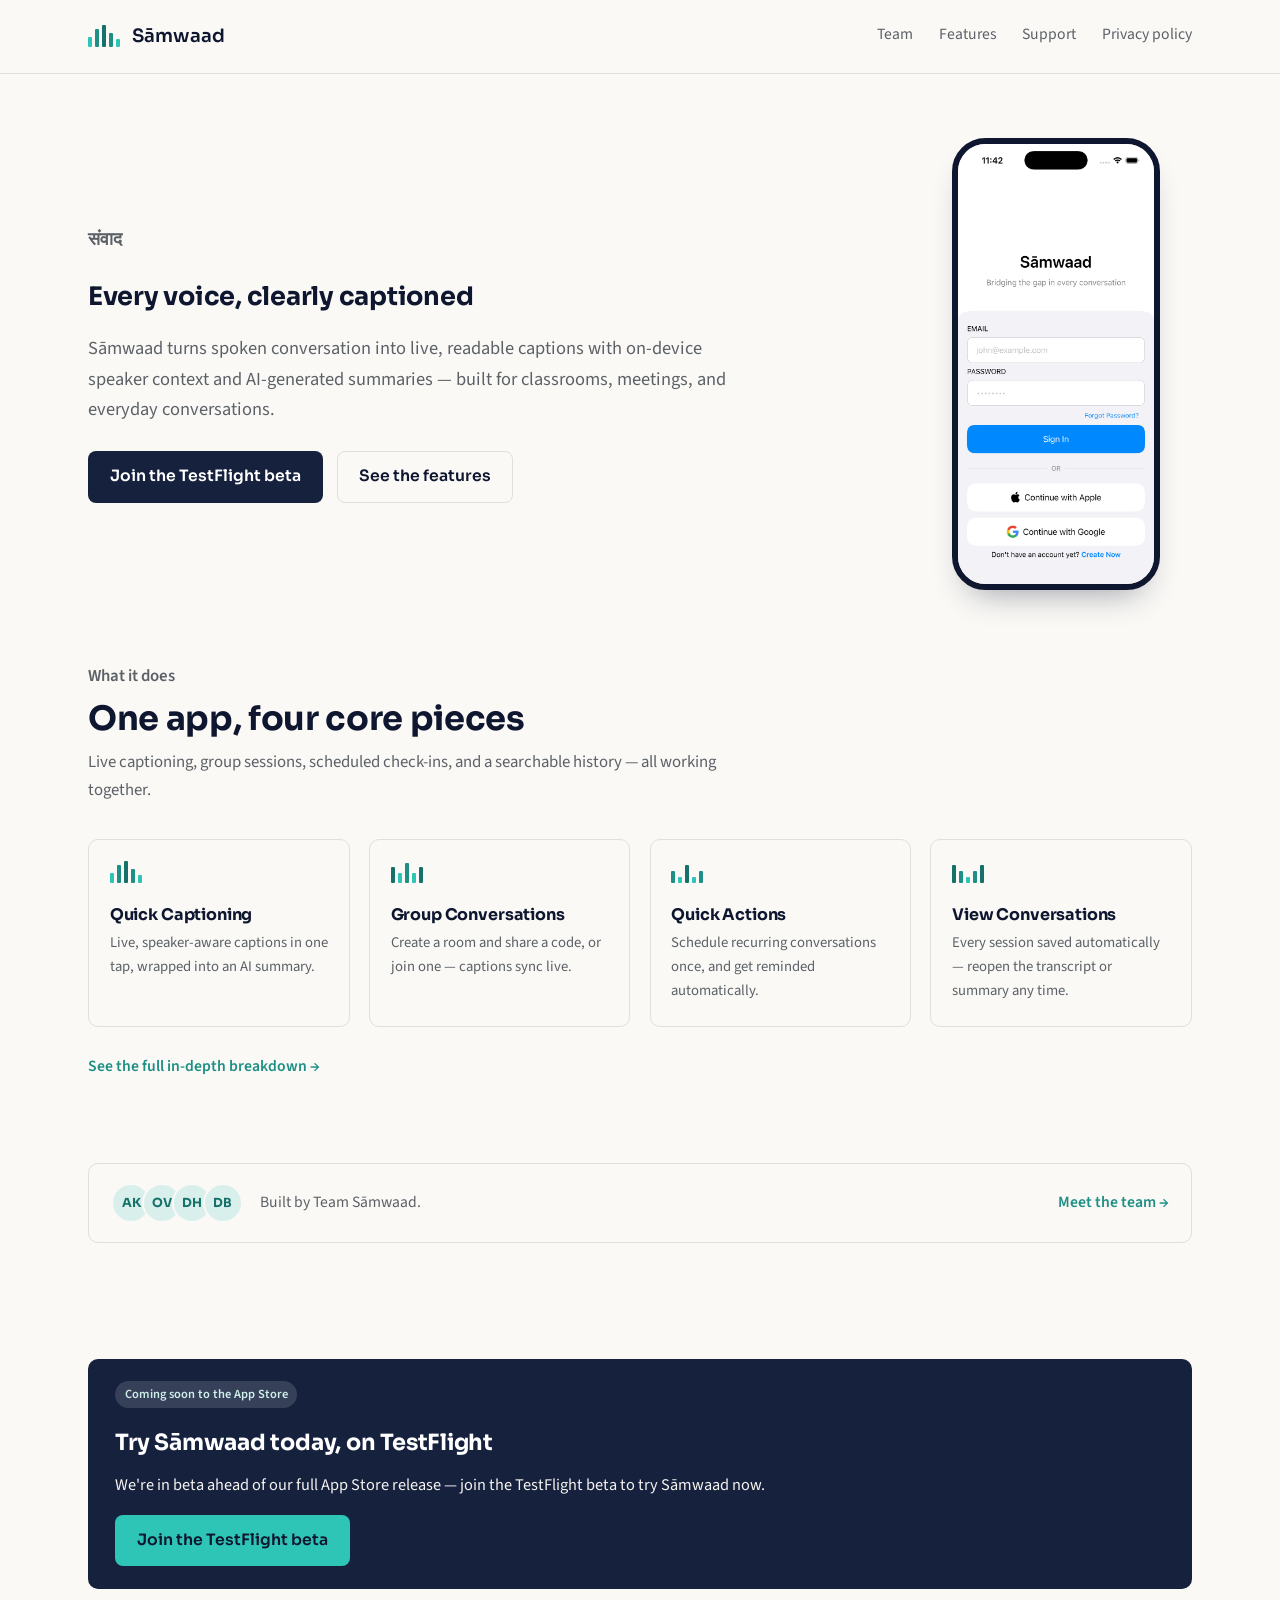
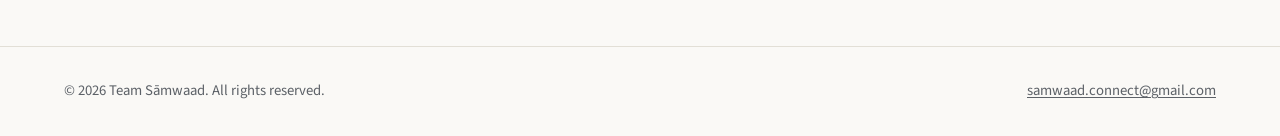
<file: index.html>
<!doctype html>
<html lang="en">
<head>
<meta charset="utf-8">
<meta name="viewport" content="width=device-width, initial-scale=1">
<title>Sāmwaad — Every voice, clearly captioned</title>
<meta name="description" content="Sāmwaad turns spoken conversation into live, readable captions with on-device speaker context and AI summaries. Join the TestFlight beta.">
<link rel="icon" href="data:image/svg+xml,%3Csvg xmlns='http://www.w3.org/2000/svg' viewBox='0 0 34 22'%3E%3Crect x='0' y='12' width='4' height='10' rx='1' fill='%2316213e'/%3E%3Crect x='7' y='4' width='4' height='18' rx='1' fill='%2316213e'/%3E%3Crect x='14' y='0' width='4' height='22' rx='1' fill='%2316213e'/%3E%3Crect x='21' y='8' width='4' height='14' rx='1' fill='%2316213e'/%3E%3Crect x='28' y='14' width='4' height='8' rx='1' fill='%2316213e'/%3E%3C/svg%3E">
<link rel="preconnect" href="https://fonts.googleapis.com">
<link rel="preconnect" href="https://fonts.gstatic.com" crossorigin>
<link href="https://fonts.googleapis.com/css2?family=Sora:wght@500;600;700&family=Source+Sans+3:wght@400;500;600&display=swap" rel="stylesheet">
<link rel="stylesheet" href="/assets/style.css">
</head>
<body>

<header class="site-header">
  <div class="site-header__inner">
    <a class="wordmark" href="/">
      <svg class="waveform animate" width="34" height="22" viewBox="0 0 34 22" aria-hidden="true">
        <rect x="0" y="12" width="4" height="10" rx="1" fill="var(--teal-bar-1)"/>
        <rect x="7" y="4" width="4" height="18" rx="1" fill="var(--teal-bar-2)"/>
        <rect x="14" y="0" width="4" height="22" rx="1" fill="var(--teal-bar-3)"/>
        <rect x="21" y="8" width="4" height="14" rx="1" fill="var(--teal-bar-2)"/>
        <rect x="28" y="14" width="4" height="8" rx="1" fill="var(--teal-bar-1)"/>
      </svg>
      Sāmwaad
    </a>
    <nav class="site-nav" aria-label="Main">
      <a href="/team">Team</a>
      <a href="/features">Features</a>
      <a href="/support">Support</a>
      <a href="/privacy-policy">Privacy policy</a>
    </nav>
  </div>
</header>

<section class="lp-hero">
  <div class="lp-hero__copy">
    <p class="hero__eyebrow">संवाद</p>
    <h1>Every voice, clearly captioned</h1>
    <p>Sāmwaad turns spoken conversation into live, readable captions with on-device speaker context and AI-generated summaries — built for classrooms, meetings, and everyday conversations.</p>
    <div class="lp-hero__actions">
      <a class="btn btn-primary" href="https://testflight.apple.com/join/hyKHQQgu">Join the TestFlight beta</a>
      <a class="btn btn-secondary" href="/features">See the features</a>
    </div>
  </div>
  <div class="lp-hero__phone">
    <img class="phone-frame" src="/assets/screenshots/signin.png" alt="Sāmwaad sign-in screen" width="700" height="1521">
  </div>
</section>

<section class="lp-section">
  <div class="lp-section__head">
    <p class="hero__eyebrow">What it does</p>
    <h2>One app, four core pieces</h2>
    <p>Live captioning, group sessions, scheduled check-ins, and a searchable history — all working together.</p>
  </div>

  <div class="teaser-grid">
    <div class="teaser-card">
      <svg class="waveform" width="34" height="22" viewBox="0 0 34 22" aria-hidden="true">
        <rect x="0" y="12" width="4" height="10" rx="1" fill="var(--teal-bar-1)"/>
        <rect x="7" y="4" width="4" height="18" rx="1" fill="var(--teal-bar-2)"/>
        <rect x="14" y="0" width="4" height="22" rx="1" fill="var(--teal-bar-3)"/>
        <rect x="21" y="8" width="4" height="14" rx="1" fill="var(--teal-bar-2)"/>
        <rect x="28" y="14" width="4" height="8" rx="1" fill="var(--teal-bar-1)"/>
      </svg>
      <h3>Quick Captioning</h3>
      <p>Live, speaker-aware captions in one tap, wrapped into an AI summary.</p>
    </div>
    <div class="teaser-card">
      <svg class="waveform" width="34" height="22" viewBox="0 0 34 22" aria-hidden="true">
        <rect x="0" y="6" width="4" height="16" rx="1" fill="var(--teal-bar-3)"/>
        <rect x="7" y="12" width="4" height="10" rx="1" fill="var(--teal-bar-1)"/>
        <rect x="14" y="2" width="4" height="20" rx="1" fill="var(--teal-bar-2)"/>
        <rect x="21" y="12" width="4" height="10" rx="1" fill="var(--teal-bar-1)"/>
        <rect x="28" y="6" width="4" height="16" rx="1" fill="var(--teal-bar-3)"/>
      </svg>
      <h3>Group Conversations</h3>
      <p>Create a room and share a code, or join one — captions sync live.</p>
    </div>
    <div class="teaser-card">
      <svg class="waveform" width="34" height="22" viewBox="0 0 34 22" aria-hidden="true">
        <rect x="0" y="10" width="4" height="12" rx="1" fill="var(--teal-bar-2)"/>
        <rect x="7" y="16" width="4" height="6" rx="1" fill="var(--teal-bar-1)"/>
        <rect x="14" y="4" width="4" height="18" rx="1" fill="var(--teal-bar-3)"/>
        <rect x="21" y="16" width="4" height="6" rx="1" fill="var(--teal-bar-1)"/>
        <rect x="28" y="10" width="4" height="12" rx="1" fill="var(--teal-bar-2)"/>
      </svg>
      <h3>Quick Actions</h3>
      <p>Schedule recurring conversations once, and get reminded automatically.</p>
    </div>
    <div class="teaser-card">
      <svg class="waveform" width="34" height="22" viewBox="0 0 34 22" aria-hidden="true">
        <rect x="0" y="4" width="4" height="18" rx="1" fill="var(--teal-bar-3)"/>
        <rect x="7" y="10" width="4" height="12" rx="1" fill="var(--teal-bar-2)"/>
        <rect x="14" y="16" width="4" height="6" rx="1" fill="var(--teal-bar-1)"/>
        <rect x="21" y="10" width="4" height="12" rx="1" fill="var(--teal-bar-2)"/>
        <rect x="28" y="4" width="4" height="18" rx="1" fill="var(--teal-bar-3)"/>
      </svg>
      <h3>View Conversations</h3>
      <p>Every session saved automatically — reopen the transcript or summary any time.</p>
    </div>
  </div>

  <p style="margin-top: 1.6rem;">
    <a class="section-link" href="/features">See the full in-depth breakdown →</a>
  </p>
</section>

<section class="lp-section lp-section--tight">
  <div class="team-strip">
    <div class="team-strip__avatars" aria-hidden="true">
      <div class="avatar-sm">AK</div>
      <div class="avatar-sm">OV</div>
      <div class="avatar-sm">DH</div>
      <div class="avatar-sm">DB</div>
    </div>
    <p>Built by Team Sāmwaad.</p>
    <a class="section-link" href="/team">Meet the team →</a>
  </div>
</section>

<section class="lp-section cta-band" id="get-started">
  <div class="contact-strip__box">
    <span class="badge">Coming soon to the App Store</span>
    <h2>Try Sāmwaad today, on TestFlight</h2>
    <p>We're in beta ahead of our full App Store release — join the TestFlight beta to try Sāmwaad now.</p>
    <a class="btn btn-primary" href="https://testflight.apple.com/join/hyKHQQgu">Join the TestFlight beta</a>
  </div>
</section>

<footer class="site-footer">
  <div class="site-footer__inner">
    <span>© 2026 Team Sāmwaad. All rights reserved.</span>
    <a href="mailto:samwaad.connect@gmail.com">samwaad.connect@gmail.com</a>
  </div>
</footer>

</body>
</html>
</file>
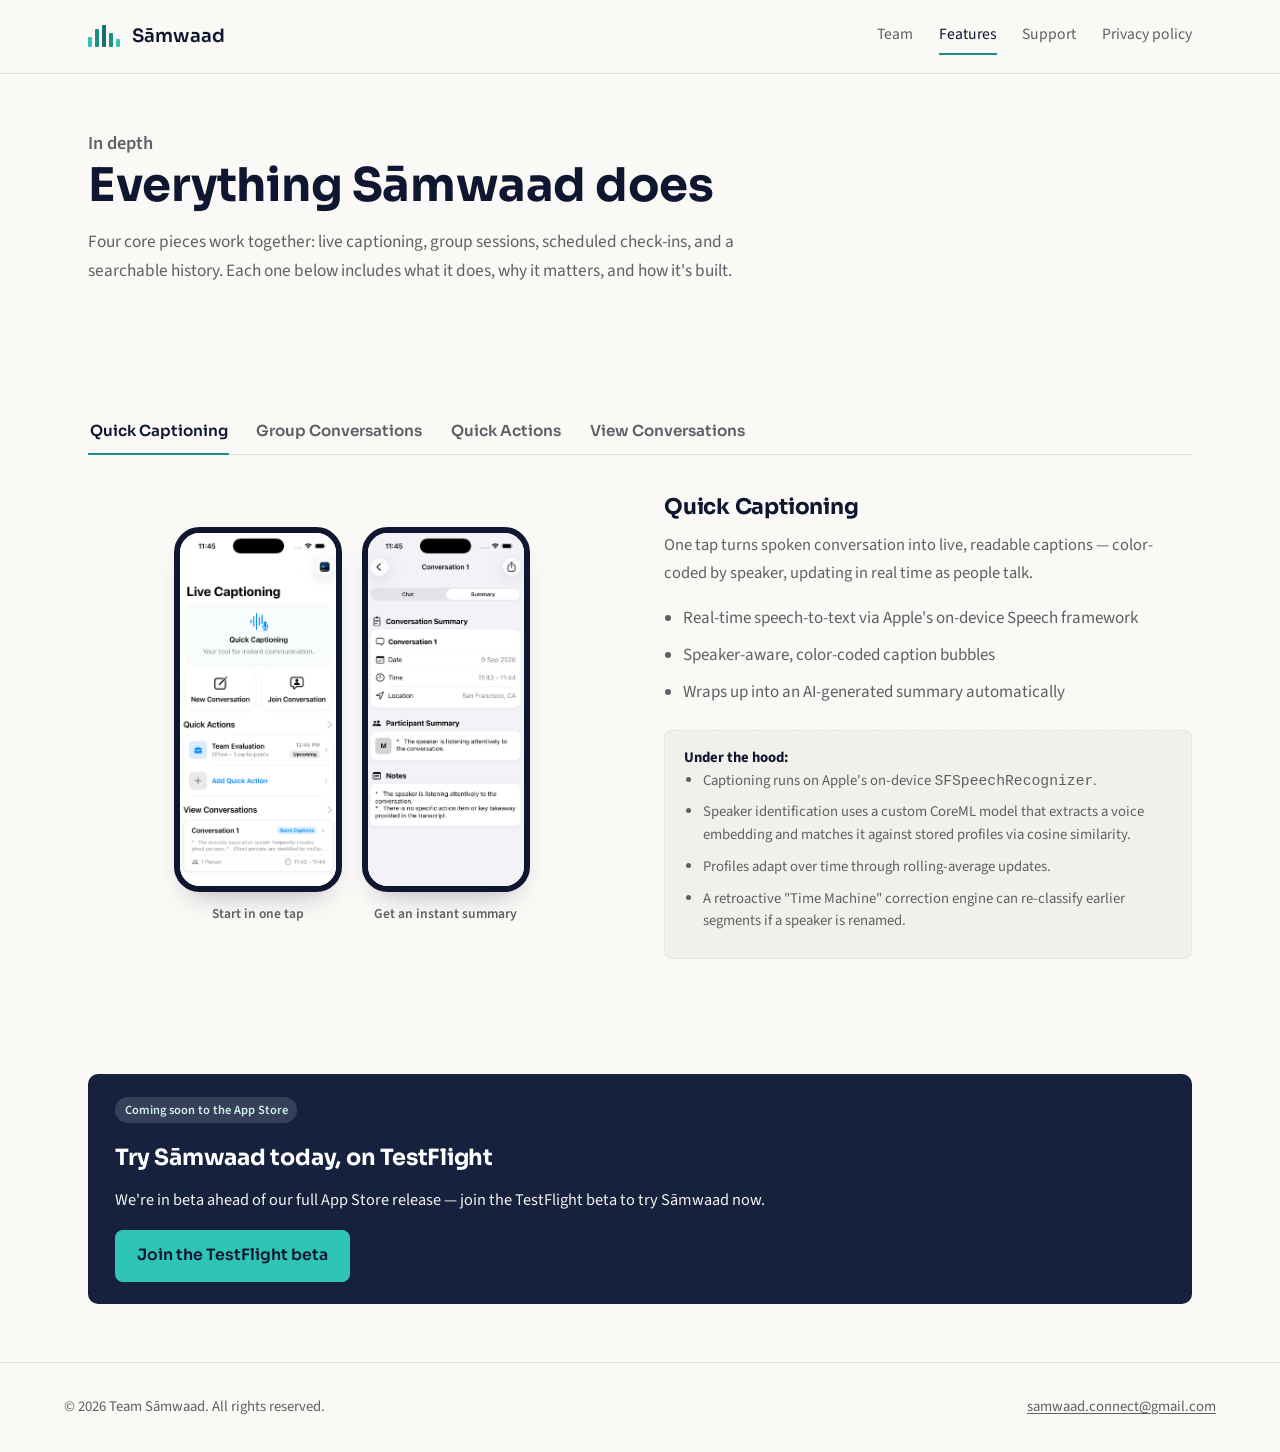
<file: features/index.html>
<!doctype html>
<html lang="en">
<head>
<meta charset="utf-8">
<meta name="viewport" content="width=device-width, initial-scale=1">
<title>Features — Sāmwaad</title>
<meta name="description" content="An in-depth look at Sāmwaad's core features: Quick Captioning, Group Conversations, Quick Actions, and View Conversations.">
<link rel="icon" href="data:image/svg+xml,%3Csvg xmlns='http://www.w3.org/2000/svg' viewBox='0 0 34 22'%3E%3Crect x='0' y='12' width='4' height='10' rx='1' fill='%2316213e'/%3E%3Crect x='7' y='4' width='4' height='18' rx='1' fill='%2316213e'/%3E%3Crect x='14' y='0' width='4' height='22' rx='1' fill='%2316213e'/%3E%3Crect x='21' y='8' width='4' height='14' rx='1' fill='%2316213e'/%3E%3Crect x='28' y='14' width='4' height='8' rx='1' fill='%2316213e'/%3E%3C/svg%3E">
<link rel="preconnect" href="https://fonts.googleapis.com">
<link rel="preconnect" href="https://fonts.gstatic.com" crossorigin>
<link href="https://fonts.googleapis.com/css2?family=Sora:wght@500;600;700&family=Source+Sans+3:wght@400;500;600&display=swap" rel="stylesheet">
<link rel="stylesheet" href="/assets/style.css">
</head>
<body>

<header class="site-header">
  <div class="site-header__inner">
    <a class="wordmark" href="/">
      <svg class="waveform" width="34" height="22" viewBox="0 0 34 22" aria-hidden="true">
        <rect x="0" y="12" width="4" height="10" rx="1" fill="var(--teal-bar-1)"/>
        <rect x="7" y="4" width="4" height="18" rx="1" fill="var(--teal-bar-2)"/>
        <rect x="14" y="0" width="4" height="22" rx="1" fill="var(--teal-bar-3)"/>
        <rect x="21" y="8" width="4" height="14" rx="1" fill="var(--teal-bar-2)"/>
        <rect x="28" y="14" width="4" height="8" rx="1" fill="var(--teal-bar-1)"/>
      </svg>
      Sāmwaad
    </a>
    <nav class="site-nav" aria-label="Main">
      <a href="/team">Team</a>
      <a href="/features" aria-current="page">Features</a>
      <a href="/support">Support</a>
      <a href="/privacy-policy">Privacy policy</a>
    </nav>
  </div>
</header>

<section class="hero">
  <p class="hero__eyebrow">In depth</p>
  <h1>Everything Sāmwaad does</h1>
  <div class="page-intro">
    <p>Four core pieces work together: live captioning, group sessions, scheduled check-ins, and a searchable history. Each one below includes what it does, why it matters, and how it's built.</p>
  </div>
</section>

<div class="lp-section">
  <div class="tabs">
    <div class="tabs__nav" role="tablist" aria-label="Sāmwaad features">
      <button class="tabs__btn" role="tab" id="tab-qc" aria-controls="panel-qc" aria-selected="true">Quick Captioning</button>
      <button class="tabs__btn" role="tab" id="tab-group" aria-controls="panel-group" aria-selected="false" tabindex="-1">Group Conversations</button>
      <button class="tabs__btn" role="tab" id="tab-actions" aria-controls="panel-actions" aria-selected="false" tabindex="-1">Quick Actions</button>
      <button class="tabs__btn" role="tab" id="tab-history" aria-controls="panel-history" aria-selected="false" tabindex="-1">View Conversations</button>
    </div>

    <div class="tabs__panels">

      <div class="tabs__panel" id="panel-qc" role="tabpanel" aria-labelledby="tab-qc">
        <div class="tour">
          <div class="tour__shots">
            <div class="tour__shot">
              <img src="/assets/screenshots/home.png" alt="Home screen with the Quick Captioning card" width="700" height="1521" loading="lazy">
              <p>Start in one tap</p>
            </div>
            <div class="tour__shot">
              <img src="/assets/screenshots/summary.png" alt="Conversation summary with participant notes" width="700" height="1521" loading="lazy">
              <p>Get an instant summary</p>
            </div>
          </div>
          <div class="tour__text">
            <h3>Quick Captioning</h3>
            <p>One tap turns spoken conversation into live, readable captions — color-coded by speaker, updating in real time as people talk.</p>
            <ul>
              <li>Real-time speech-to-text via Apple's on-device Speech framework</li>
              <li>Speaker-aware, color-coded caption bubbles</li>
              <li>Wraps up into an AI-generated summary automatically</li>
            </ul>
            <div class="tech-note">
              <strong>Under the hood:</strong>
              <ul>
                <li>Captioning runs on Apple's on-device <code>SFSpeechRecognizer</code>.</li>
                <li>Speaker identification uses a custom CoreML model that extracts a voice embedding and matches it against stored profiles via cosine similarity.</li>
                <li>Profiles adapt over time through rolling-average updates.</li>
                <li>A retroactive "Time Machine" correction engine can re-classify earlier segments if a speaker is renamed.</li>
              </ul>
            </div>

          </div>
        </div>
      </div>

      <div class="tabs__panel" id="panel-group" role="tabpanel" aria-labelledby="tab-group" hidden>
        <div class="tour">
          <div class="tour__shots">
            <div class="tour__shot">
              <img src="/assets/screenshots/room-code.png" alt="Room code screen for a new group session" width="700" height="1521" loading="lazy">
              <p>New — create &amp; share a code</p>
            </div>
            <div class="tour__shot">
              <img src="/assets/screenshots/join-conversation.png" alt="Join conversation dialog for entering a room code" width="700" height="1521" loading="lazy">
              <p>Join — enter a code</p>
            </div>
          </div>
          <div class="tour__text">
            <h3>Group Conversations</h3>
            <p>Bring more than one person into a session. Create a room and share a short code, or join one that's already running — captions sync live for everyone.</p>
            <ul>
              <li>Instant room codes — no accounts required to join</li>
              <li>Captions and summaries sync across every participant</li>
              <li>Built for classrooms, meetings, and family conversations</li>
            </ul>
            <div class="tech-note">
              <strong>Under the hood:</strong>
              <ul>
                <li>Sessions sync through Firebase Realtime Database.</li>
                <li>Each room is identified by a short, auto-generated code.</li>
                <li>Messages and presence update live for every participant connected to that room.</li>
              </ul>
            </div>
          </div>
        </div>
      </div>

      <div class="tabs__panel" id="panel-actions" role="tabpanel" aria-labelledby="tab-actions" hidden>
        <div class="tour">
          <div class="tour__shots">
            <div class="tour__shot">
              <img src="/assets/screenshots/quick-action-days.png" alt="Selecting recurring days for a quick action" width="700" height="1521" loading="lazy">
              <p>Pick the schedule</p>
            </div>
            <div class="tour__shot">
              <img src="/assets/screenshots/quick-action.png" alt="A scheduled quick action set to Mon, Wed, Fri under Office" width="700" height="1521" loading="lazy">
              <p>Set and forget</p>
            </div>
          </div>
          <div class="tour__text">
            <h3>Quick Actions</h3>
            <p>Recurring conversations don't need setting up from scratch every time. Choose participants, a start time, the days it repeats, and a category once — Sāmwaad handles the reminders.</p>
            <ul>
              <li>Repeats on custom days — e.g. Mon / Wed / Fri</li>
              <li>Organized by category — Office, Family, Friends</li>
              <li>Local notifications ahead of each scheduled session</li>
            </ul>
            <div class="tech-note">
              <strong>Under the hood:</strong>
              <ul>
                <li>Quick actions are stored locally and scheduled with iOS local notifications ahead of each session.</li>
                <li>Cross-device presence is synced through Firebase so status stays current wherever you check it.</li>
              </ul>
            </div>
          </div>
        </div>
      </div>

      <div class="tabs__panel" id="panel-history" role="tabpanel" aria-labelledby="tab-history" hidden>
        <div class="tour">
          <div class="tour__shots">
            <div class="tour__shot">
              <img src="/assets/screenshots/view-conversations.png" alt="List of saved conversations" width="700" height="1521" loading="lazy">
              <p>Browse your history</p>
            </div>
            <div class="tour__shot">
              <img src="/assets/screenshots/summary.png" alt="Reopened conversation showing chat and summary tabs" width="700" height="1521" loading="lazy">
              <p>Reopen any session</p>
            </div>
          </div>
          <div class="tour__text">
            <h3>View Conversations</h3>
            <p>Every session is saved automatically. Browse your history at a glance, then reopen any conversation to replay the transcript or revisit its AI summary.</p>
            <ul>
              <li>Full transcript and AI summary saved per session</li>
              <li>History organized by date</li>
              <li>Export any summary as a PDF to share</li>
            </ul>
            <div class="tech-note">
              <strong>Under the hood:</strong>
              <ul>
                <li>Conversations, messages, and voice profiles persist locally via SwiftData.</li>
                <li>Post-session summaries use on-device Apple Intelligence (Foundation Models) where supported.</li>
                <li>Any summary can be exported as a PDF and shared through the iOS share sheet.</li>
              </ul>
            </div>
          </div>
        </div>
      </div>

    </div>
  </div>
</div>

<section class="lp-section cta-band" id="get-started">
  <div class="contact-strip__box">
    <span class="badge">Coming soon to the App Store</span>
    <h2>Try Sāmwaad today, on TestFlight</h2>
    <p>We're in beta ahead of our full App Store release — join the TestFlight beta to try Sāmwaad now.</p>
    <a class="btn btn-primary" href="https://testflight.apple.com/join/hyKHQQgu">Join the TestFlight beta</a>
  </div>
</section>

<footer class="site-footer">
  <div class="site-footer__inner">
    <span>© 2026 Team Sāmwaad. All rights reserved.</span>
    <a href="mailto:samwaad.connect@gmail.com">samwaad.connect@gmail.com</a>
  </div>
</footer>

<script src="/assets/tabs.js" defer></script>
</body>
</html>
</file>
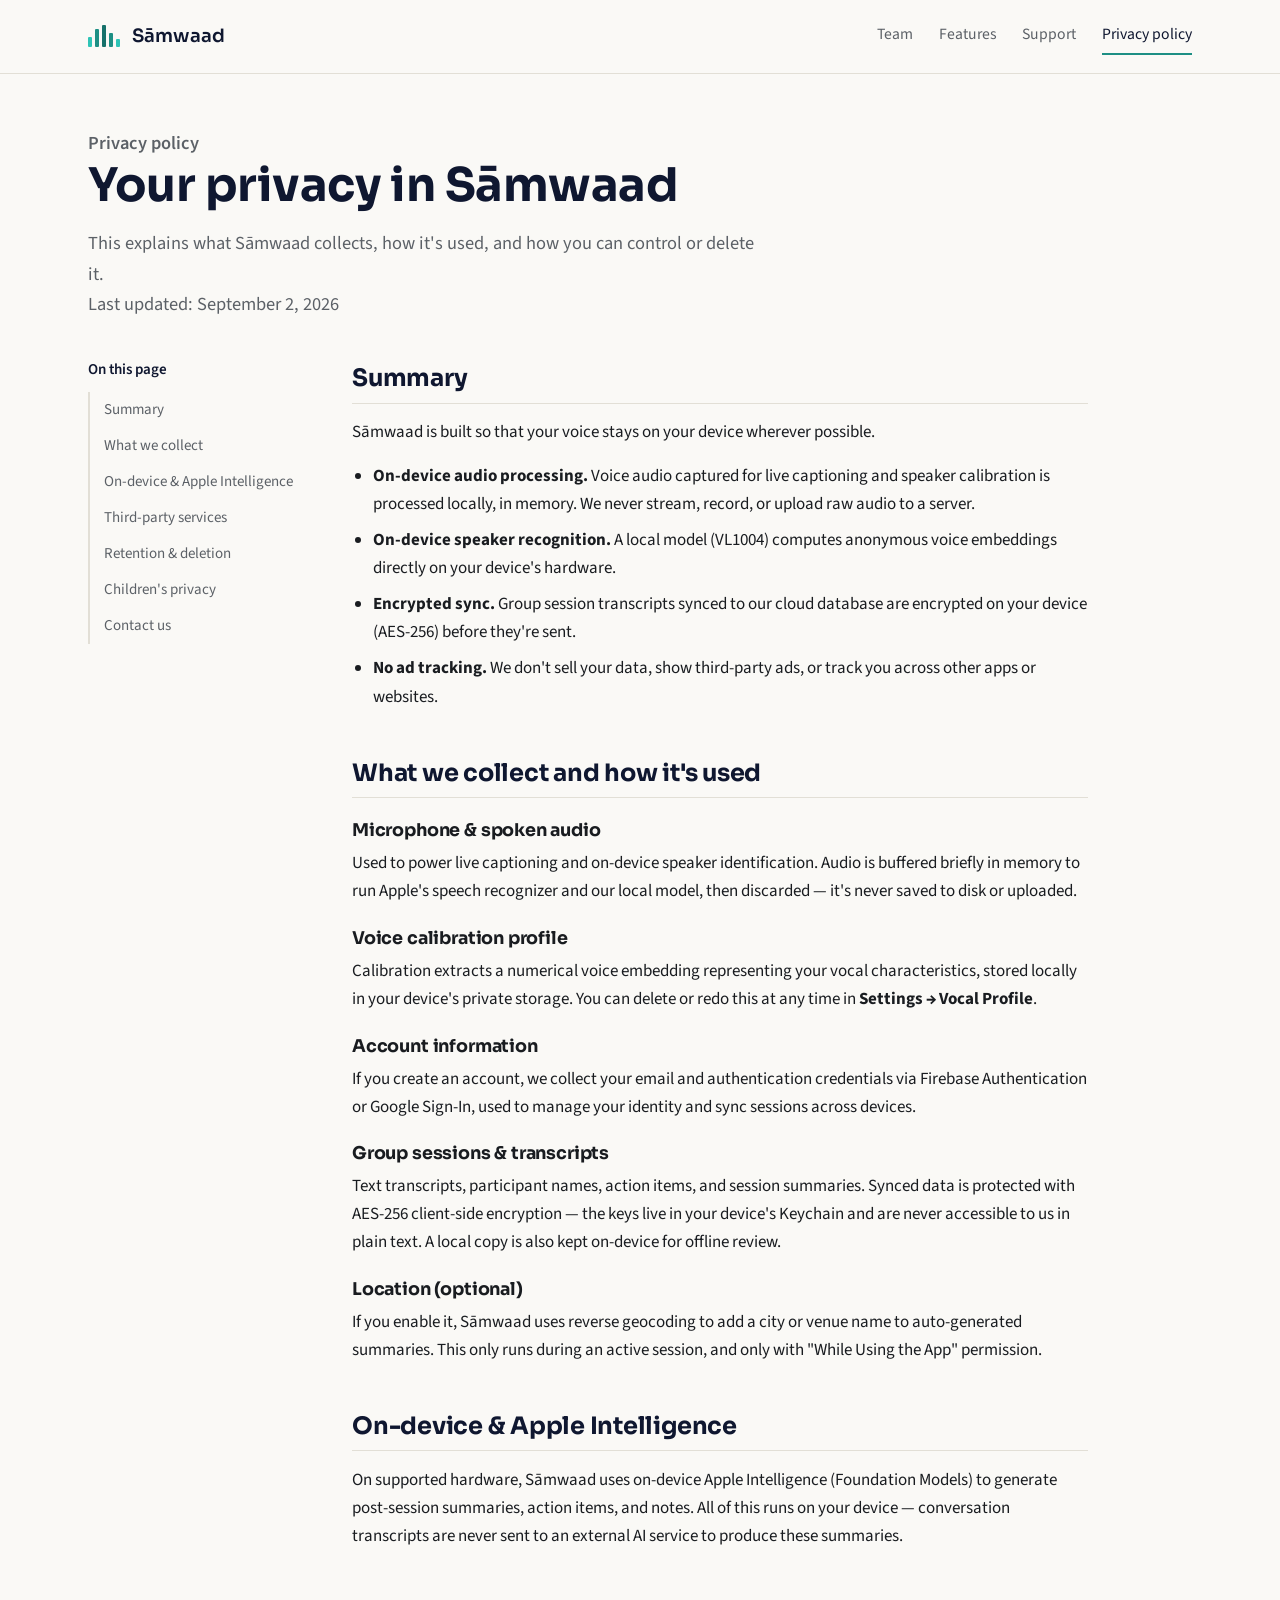
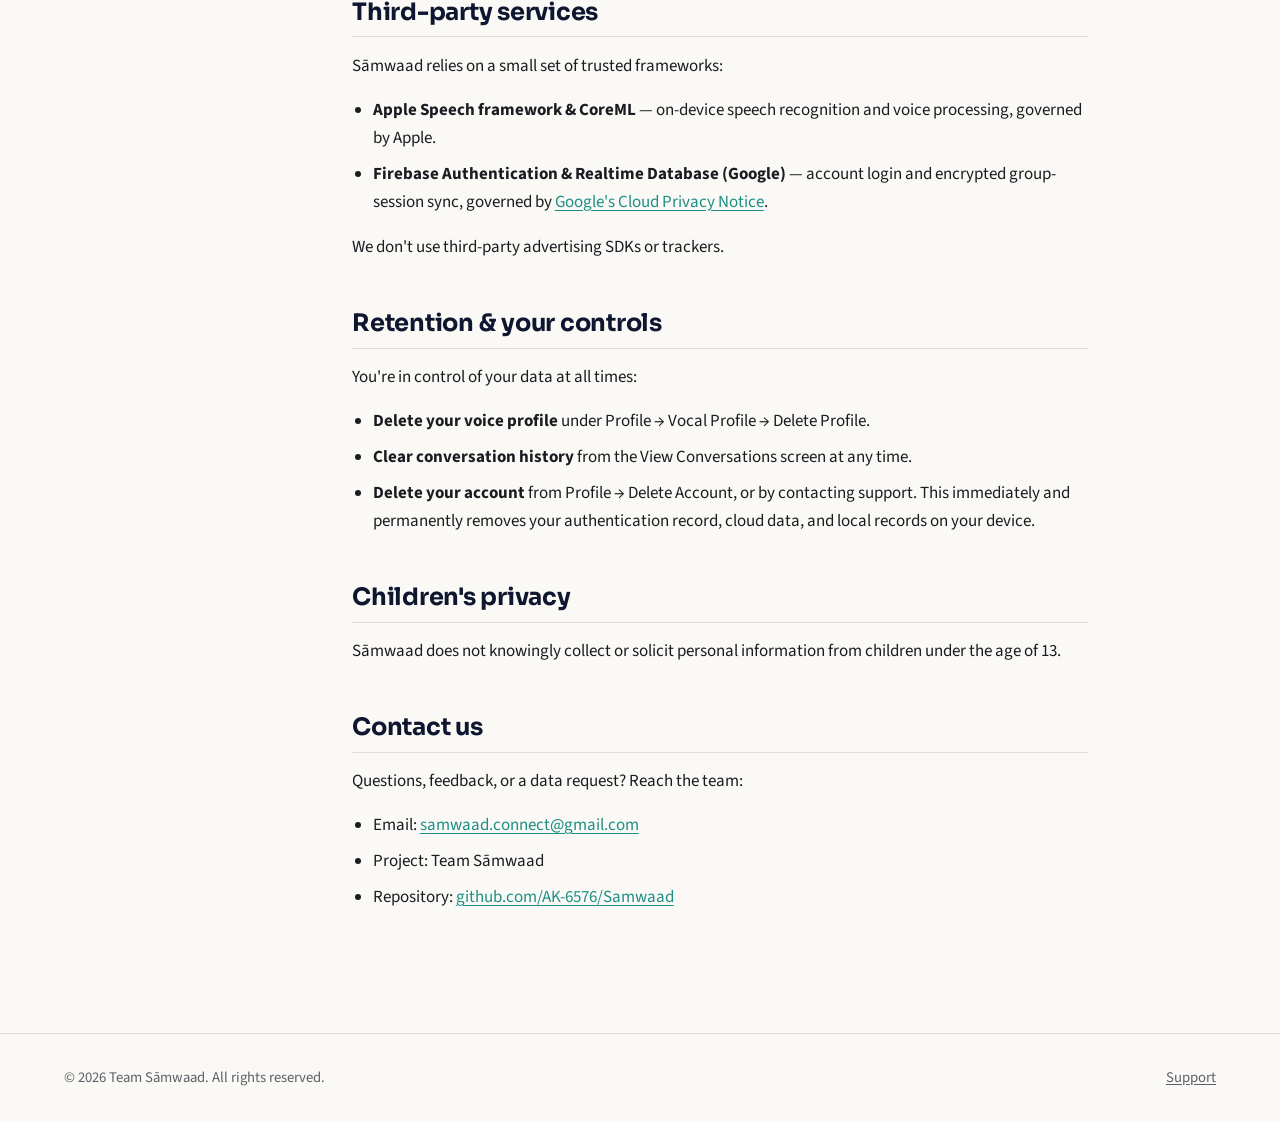
<file: privacy-policy/index.html>
<!doctype html>
<html lang="en">
<head>
<meta charset="utf-8">
<meta name="viewport" content="width=device-width, initial-scale=1">
<title>Privacy policy — Sāmwaad</title>
<meta name="description" content="How Sāmwaad collects, processes, and protects your data — including on-device audio processing, voice calibration, and account information.">
<link rel="icon" href="data:image/svg+xml,%3Csvg xmlns='http://www.w3.org/2000/svg' viewBox='0 0 34 22'%3E%3Crect x='0' y='12' width='4' height='10' rx='1' fill='%2316213e'/%3E%3Crect x='7' y='4' width='4' height='18' rx='1' fill='%2316213e'/%3E%3Crect x='14' y='0' width='4' height='22' rx='1' fill='%2316213e'/%3E%3Crect x='21' y='8' width='4' height='14' rx='1' fill='%2316213e'/%3E%3Crect x='28' y='14' width='4' height='8' rx='1' fill='%2316213e'/%3E%3C/svg%3E">
<link rel="preconnect" href="https://fonts.googleapis.com">
<link rel="preconnect" href="https://fonts.gstatic.com" crossorigin>
<link href="https://fonts.googleapis.com/css2?family=Sora:wght@500;600;700&family=Source+Sans+3:wght@400;500;600&display=swap" rel="stylesheet">
<link rel="stylesheet" href="/assets/style.css">
</head>
<body>

<header class="site-header">
  <div class="site-header__inner">
    <a class="wordmark" href="/">
      <svg class="waveform" width="34" height="22" viewBox="0 0 34 22" aria-hidden="true">
        <rect x="0" y="12" width="4" height="10" rx="1" fill="var(--teal-bar-1)"/>
        <rect x="7" y="4" width="4" height="18" rx="1" fill="var(--teal-bar-2)"/>
        <rect x="14" y="0" width="4" height="22" rx="1" fill="var(--teal-bar-3)"/>
        <rect x="21" y="8" width="4" height="14" rx="1" fill="var(--teal-bar-2)"/>
        <rect x="28" y="14" width="4" height="8" rx="1" fill="var(--teal-bar-1)"/>
      </svg>
      Sāmwaad
    </a>
    <nav class="site-nav" aria-label="Main">
      <a href="/team">Team</a>
      <a href="/features">Features</a>
      <a href="/support">Support</a>
      <a href="/privacy-policy" aria-current="page">Privacy policy</a>
    </nav>
  </div>
</header>

<section class="hero">
  <p class="hero__eyebrow">Privacy policy</p>
  <h1>Your privacy in Sāmwaad</h1>
  <p>This explains what Sāmwaad collects, how it's used, and how you can control or delete it.</p>
  <p class="hero__meta">Last updated: September 2, 2026</p>
</section>

<div class="page-body page-body--with-toc">

  <nav class="toc" aria-label="Sections on this page">
    <p>On this page</p>
    <ol>
      <li><a href="#summary">Summary</a></li>
      <li><a href="#what-we-collect">What we collect</a></li>
      <li><a href="#on-device">On-device &amp; Apple Intelligence</a></li>
      <li><a href="#third-party">Third-party services</a></li>
      <li><a href="#retention">Retention &amp; deletion</a></li>
      <li><a href="#children">Children's privacy</a></li>
      <li><a href="#contact">Contact us</a></li>
    </ol>
  </nav>

  <div class="prose">

    <details class="toc-mobile">
      <summary>On this page</summary>
      <ol>
        <li><a href="#summary">Summary</a></li>
        <li><a href="#what-we-collect">What we collect</a></li>
        <li><a href="#on-device">On-device &amp; Apple Intelligence</a></li>
        <li><a href="#third-party">Third-party services</a></li>
        <li><a href="#retention">Retention &amp; deletion</a></li>
        <li><a href="#children">Children's privacy</a></li>
        <li><a href="#contact">Contact us</a></li>
      </ol>
    </details>

    <section id="summary">
      <h2>Summary</h2>
      <p>Sāmwaad is built so that your voice stays on your device wherever possible.</p>
      <ul>
        <li><strong>On-device audio processing.</strong> Voice audio captured for live captioning and speaker calibration is processed locally, in memory. We never stream, record, or upload raw audio to a server.</li>
        <li><strong>On-device speaker recognition.</strong> A local model (VL1004) computes anonymous voice embeddings directly on your device's hardware.</li>
        <li><strong>Encrypted sync.</strong> Group session transcripts synced to our cloud database are encrypted on your device (AES-256) before they're sent.</li>
        <li><strong>No ad tracking.</strong> We don't sell your data, show third-party ads, or track you across other apps or websites.</li>
      </ul>
    </section>

    <section id="what-we-collect">
      <h2>What we collect and how it's used</h2>

      <h3>Microphone &amp; spoken audio</h3>
      <p>Used to power live captioning and on-device speaker identification. Audio is buffered briefly in memory to run Apple's speech recognizer and our local model, then discarded — it's never saved to disk or uploaded.</p>

      <h3>Voice calibration profile</h3>
      <p>Calibration extracts a numerical voice embedding representing your vocal characteristics, stored locally in your device's private storage. You can delete or redo this at any time in <strong>Settings → Vocal Profile</strong>.</p>

      <h3>Account information</h3>
      <p>If you create an account, we collect your email and authentication credentials via Firebase Authentication or Google Sign-In, used to manage your identity and sync sessions across devices.</p>

      <h3>Group sessions &amp; transcripts</h3>
      <p>Text transcripts, participant names, action items, and session summaries. Synced data is protected with AES-256 client-side encryption — the keys live in your device's Keychain and are never accessible to us in plain text. A local copy is also kept on-device for offline review.</p>

      <h3>Location (optional)</h3>
      <p>If you enable it, Sāmwaad uses reverse geocoding to add a city or venue name to auto-generated summaries. This only runs during an active session, and only with "While Using the App" permission.</p>
    </section>

    <section id="on-device">
      <h2>On-device &amp; Apple Intelligence</h2>
      <p>On supported hardware, Sāmwaad uses on-device Apple Intelligence (Foundation Models) to generate post-session summaries, action items, and notes. All of this runs on your device — conversation transcripts are never sent to an external AI service to produce these summaries.</p>
    </section>

    <section id="third-party">
      <h2>Third-party services</h2>
      <p>Sāmwaad relies on a small set of trusted frameworks:</p>
      <ul>
        <li><strong>Apple Speech framework &amp; CoreML</strong> — on-device speech recognition and voice processing, governed by Apple.</li>
        <li><strong>Firebase Authentication &amp; Realtime Database (Google)</strong> — account login and encrypted group-session sync, governed by <a href="https://cloud.google.com/terms/cloud-privacy-notice">Google's Cloud Privacy Notice</a>.</li>
      </ul>
      <p>We don't use third-party advertising SDKs or trackers.</p>
    </section>

    <section id="retention">
      <h2>Retention &amp; your controls</h2>
      <p>You're in control of your data at all times:</p>
      <ul>
        <li><strong>Delete your voice profile</strong> under Profile → Vocal Profile → Delete Profile.</li>
        <li><strong>Clear conversation history</strong> from the View Conversations screen at any time.</li>
        <li><strong>Delete your account</strong> from Profile → Delete Account, or by contacting support. This immediately and permanently removes your authentication record, cloud data, and local records on your device.</li>
      </ul>
    </section>

    <section id="children">
      <h2>Children's privacy</h2>
      <p>Sāmwaad does not knowingly collect or solicit personal information from children under the age of 13.</p>
    </section>

    <section id="contact">
      <h2>Contact us</h2>
      <p>Questions, feedback, or a data request? Reach the team:</p>
      <ul>
        <li>Email: <a href="mailto:samwaad.connect@gmail.com">samwaad.connect@gmail.com</a></li>
        <li>Project: Team Sāmwaad</li>
        <li>Repository: <a href="https://github.com/AK-6576/Samwaad">github.com/AK-6576/Samwaad</a></li>
      </ul>
    </section>

  </div>
</div>

<footer class="site-footer">
  <div class="site-footer__inner">
    <span>© 2026 Team Sāmwaad. All rights reserved.</span>
    <a href="/support">Support</a>
  </div>
</footer>

</body>
</html>
</file>
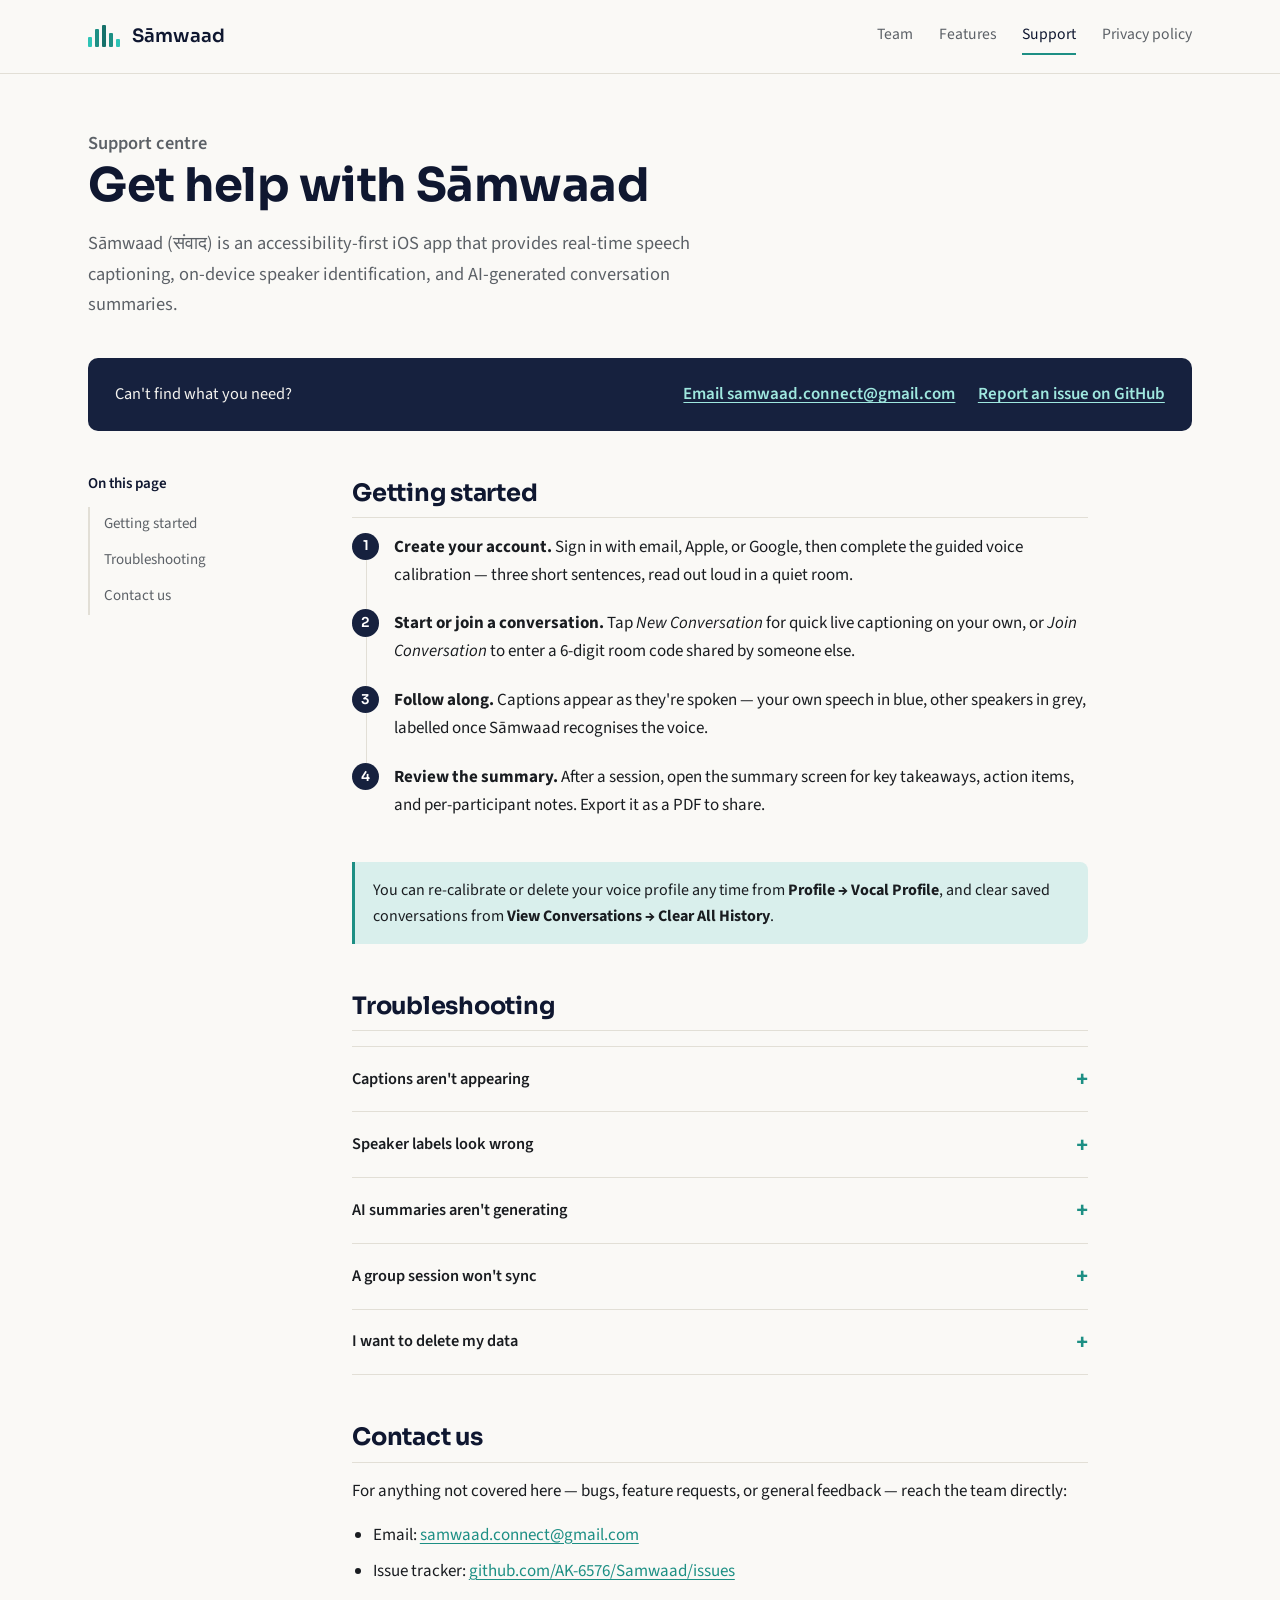
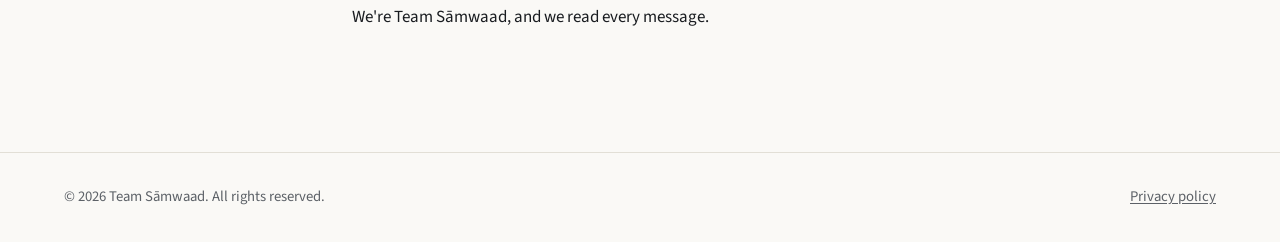
<file: support/index.html>
<!doctype html>
<html lang="en">
<head>
<meta charset="utf-8">
<meta name="viewport" content="width=device-width, initial-scale=1">
<title>Support — Sāmwaad</title>
<meta name="description" content="Get help with Sāmwaad: how to use live captioning, group sessions and AI summaries, plus troubleshooting and contact details.">
<link rel="icon" href="data:image/svg+xml,%3Csvg xmlns='http://www.w3.org/2000/svg' viewBox='0 0 34 22'%3E%3Crect x='0' y='12' width='4' height='10' rx='1' fill='%2316213e'/%3E%3Crect x='7' y='4' width='4' height='18' rx='1' fill='%2316213e'/%3E%3Crect x='14' y='0' width='4' height='22' rx='1' fill='%2316213e'/%3E%3Crect x='21' y='8' width='4' height='14' rx='1' fill='%2316213e'/%3E%3Crect x='28' y='14' width='4' height='8' rx='1' fill='%2316213e'/%3E%3C/svg%3E">
<link rel="preconnect" href="https://fonts.googleapis.com">
<link rel="preconnect" href="https://fonts.gstatic.com" crossorigin>
<link href="https://fonts.googleapis.com/css2?family=Sora:wght@500;600;700&family=Source+Sans+3:wght@400;500;600&display=swap" rel="stylesheet">
<link rel="stylesheet" href="/assets/style.css">
</head>
<body>

<header class="site-header">
  <div class="site-header__inner">
    <a class="wordmark" href="/">
      <svg class="waveform" width="34" height="22" viewBox="0 0 34 22" aria-hidden="true">
        <rect x="0" y="12" width="4" height="10" rx="1" fill="var(--teal-bar-1)"/>
        <rect x="7" y="4" width="4" height="18" rx="1" fill="var(--teal-bar-2)"/>
        <rect x="14" y="0" width="4" height="22" rx="1" fill="var(--teal-bar-3)"/>
        <rect x="21" y="8" width="4" height="14" rx="1" fill="var(--teal-bar-2)"/>
        <rect x="28" y="14" width="4" height="8" rx="1" fill="var(--teal-bar-1)"/>
      </svg>
      Sāmwaad
    </a>
    <nav class="site-nav" aria-label="Main">
      <a href="/team">Team</a>
      <a href="/features">Features</a>
      <a href="/support" aria-current="page">Support</a>
      <a href="/privacy-policy">Privacy policy</a>
    </nav>
  </div>
</header>

<section class="hero">
  <p class="hero__eyebrow">Support centre</p>
  <h1>Get help with Sāmwaad</h1>
  <p>Sāmwaad (संवाद) is an accessibility-first iOS app that provides real-time speech captioning, on-device speaker identification, and AI-generated conversation summaries.</p>
</section>

<div class="contact-strip">
  <div class="contact-strip__box">
    <p>Can't find what you need?</p>
    <div class="contact-links">
      <a href="mailto:samwaad.connect@gmail.com">Email samwaad.connect@gmail.com</a>
      <a href="https://github.com/AK-6576/Samwaad/issues">Report an issue on GitHub</a>
    </div>
  </div>
</div>

<div class="page-body page-body--with-toc">

  <nav class="toc" aria-label="Sections on this page">
    <p>On this page</p>
    <ol>
      <li><a href="#getting-started">Getting started</a></li>
      <li><a href="#troubleshooting">Troubleshooting</a></li>
      <li><a href="#contact">Contact us</a></li>
    </ol>
  </nav>

  <div class="prose">

    <details class="toc-mobile">
      <summary>On this page</summary>
      <ol>
        <li><a href="#getting-started">Getting started</a></li>
        <li><a href="#troubleshooting">Troubleshooting</a></li>
        <li><a href="#contact">Contact us</a></li>
      </ol>
    </details>

    <section id="getting-started">
      <h2>Getting started</h2>
      <ol class="steps">
        <li><strong>Create your account.</strong> Sign in with email, Apple, or Google, then complete the guided voice calibration — three short sentences, read out loud in a quiet room.</li>
        <li><strong>Start or join a conversation.</strong> Tap <em>New Conversation</em> for quick live captioning on your own, or <em>Join Conversation</em> to enter a 6-digit room code shared by someone else.</li>
        <li><strong>Follow along.</strong> Captions appear as they're spoken — your own speech in blue, other speakers in grey, labelled once Sāmwaad recognises the voice.</li>
        <li><strong>Review the summary.</strong> After a session, open the summary screen for key takeaways, action items, and per-participant notes. Export it as a PDF to share.</li>
      </ol>

      <div class="callout">
        <p>You can re-calibrate or delete your voice profile any time from <strong>Profile → Vocal Profile</strong>, and clear saved conversations from <strong>View Conversations → Clear All History</strong>.</p>
      </div>
    </section>

    <section id="troubleshooting">
      <h2>Troubleshooting</h2>
      <div class="faq">
        <details>
          <summary>Captions aren't appearing</summary>
          <p>Check that Microphone and Speech Recognition are both allowed for Sāmwaad in iOS Settings → Privacy &amp; Security. Sāmwaad can't transcribe audio without both permissions granted.</p>
        </details>
        <details>
          <summary>Speaker labels look wrong</summary>
          <p>Recalibrate your voice profile in a quiet room with minimal background noise — a clean sample makes it easier for Sāmwaad to tell speakers apart. Labels are a best-effort match, not a verified identity, so treat them as context rather than fact when confidence is low.</p>
        </details>
        <details>
          <summary>AI summaries aren't generating</summary>
          <p>On-device summaries need an iPhone 15 Pro or later running iOS 18+. On other supported devices, Sāmwaad falls back to a simpler built-in summary instead.</p>
        </details>
        <details>
          <summary>A group session won't sync</summary>
          <p>Group sessions rely on a live connection to sync captions between participants — confirm you have an active internet connection and that everyone is using the same room code.</p>
        </details>
        <details>
          <summary>I want to delete my data</summary>
          <p>Go to <strong>Profile → Vocal Profile → Delete Profile</strong> to remove your voice calibration, or <strong>Profile → Delete Account</strong> to permanently remove your account and all associated cloud data.</p>
        </details>
      </div>
    </section>

    <section id="contact">
      <h2>Contact us</h2>
      <p>For anything not covered here — bugs, feature requests, or general feedback — reach the team directly:</p>
      <ul>
        <li>Email: <a href="mailto:samwaad.connect@gmail.com">samwaad.connect@gmail.com</a></li>
        <li>Issue tracker: <a href="https://github.com/AK-6576/Samwaad/issues">github.com/AK-6576/Samwaad/issues</a></li>
      </ul>
      <p>We're Team Sāmwaad, and we read every message.</p>
    </section>

  </div>
</div>

<footer class="site-footer">
  <div class="site-footer__inner">
    <span>© 2026 Team Sāmwaad. All rights reserved.</span>
    <a href="/privacy-policy">Privacy policy</a>
  </div>
</footer>

</body>
</html>
</file>
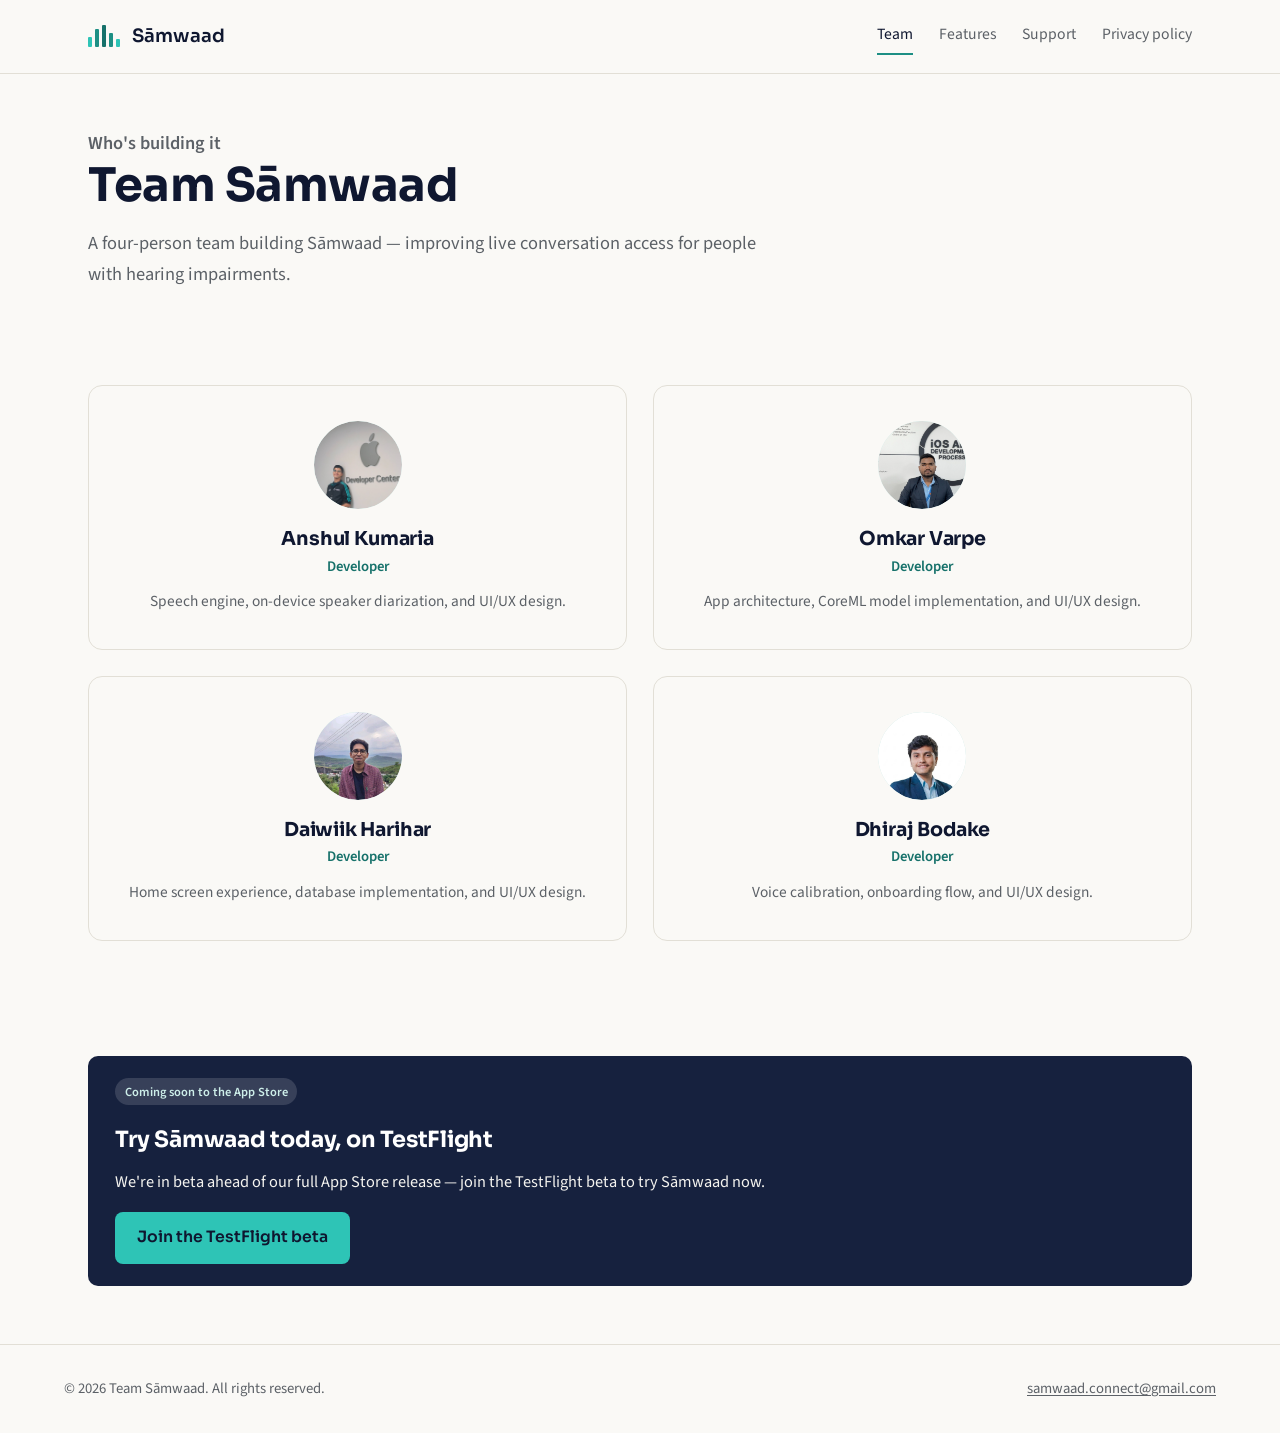
<file: team/index.html>
<!doctype html>
<html lang="en">
<head>
<meta charset="utf-8">
<meta name="viewport" content="width=device-width, initial-scale=1">
<title>Team — Sāmwaad</title>
<meta name="description" content="Meet the four-person team building Sāmwaad.">
<link rel="icon" href="data:image/svg+xml,%3Csvg xmlns='http://www.w3.org/2000/svg' viewBox='0 0 34 22'%3E%3Crect x='0' y='12' width='4' height='10' rx='1' fill='%2316213e'/%3E%3Crect x='7' y='4' width='4' height='18' rx='1' fill='%2316213e'/%3E%3Crect x='14' y='0' width='4' height='22' rx='1' fill='%2316213e'/%3E%3Crect x='21' y='8' width='4' height='14' rx='1' fill='%2316213e'/%3E%3Crect x='28' y='14' width='4' height='8' rx='1' fill='%2316213e'/%3E%3C/svg%3E">
<link rel="preconnect" href="https://fonts.googleapis.com">
<link rel="preconnect" href="https://fonts.gstatic.com" crossorigin>
<link href="https://fonts.googleapis.com/css2?family=Sora:wght@500;600;700&family=Source+Sans+3:wght@400;500;600&display=swap" rel="stylesheet">
<link rel="stylesheet" href="/assets/style.css">
</head>
<body>

<header class="site-header">
  <div class="site-header__inner">
    <a class="wordmark" href="/">
      <svg class="waveform" width="34" height="22" viewBox="0 0 34 22" aria-hidden="true">
        <rect x="0" y="12" width="4" height="10" rx="1" fill="var(--teal-bar-1)"/>
        <rect x="7" y="4" width="4" height="18" rx="1" fill="var(--teal-bar-2)"/>
        <rect x="14" y="0" width="4" height="22" rx="1" fill="var(--teal-bar-3)"/>
        <rect x="21" y="8" width="4" height="14" rx="1" fill="var(--teal-bar-2)"/>
        <rect x="28" y="14" width="4" height="8" rx="1" fill="var(--teal-bar-1)"/>
      </svg>
      Sāmwaad
    </a>
    <nav class="site-nav" aria-label="Main">
      <a href="/team" aria-current="page">Team</a>
      <a href="/features">Features</a>
      <a href="/support">Support</a>
      <a href="/privacy-policy">Privacy policy</a>
    </nav>
  </div>
</header>

<section class="hero">
  <p class="hero__eyebrow">Who's building it</p>
  <h1>Team Sāmwaad</h1>
  <p>A four-person team building Sāmwaad — improving live conversation access for people with hearing impairments.</p>
</section>

<div class="lp-section">


  <div class="team-page-grid">
    <div class="team-page-card">
      <div class="team-page-card__avatar" style="overflow:hidden;padding:0;">
        <img src="/assets/anshul-kumaria.jpg" alt="Anshul Kumaria" style="width:100%;height:100%;object-fit:cover;object-position:center top;border-radius:50%;">
      </div>
      <h3>Anshul Kumaria</h3>
      <p class="role">Developer</p>
      <p class="bio">Speech engine, on-device speaker diarization, and UI/UX design.</p>
    </div>
    <div class="team-page-card">
      <div class="team-page-card__avatar" style="overflow:hidden;padding:0;">
        <img src="/assets/omkar-varpe.jpg" alt="Omkar Varpe" style="width:100%;height:100%;object-fit:cover;object-position:center top;border-radius:50%;">
      </div>
      <h3>Omkar Varpe</h3>
      <p class="role">Developer</p>
      <p class="bio">App architecture, CoreML model implementation, and UI/UX design.</p>
    </div>
    <div class="team-page-card">
      <div class="team-page-card__avatar" style="overflow:hidden;padding:0;">
        <img src="/assets/daiwiik-harihar.jpg" alt="Daiwiik Harihar" style="width:100%;height:100%;object-fit:cover;object-position:center top;border-radius:50%;">
      </div>
      <h3>Daiwiik Harihar</h3>
      <p class="role">Developer</p>
      <p class="bio">Home screen experience, database implementation, and UI/UX design.</p>
    </div>
    <div class="team-page-card">
      <div class="team-page-card__avatar" style="overflow:hidden;padding:0;">
        <img src="/assets/dhiraj-bodake.jpg" alt="Dhiraj Bodake" style="width:100%;height:100%;object-fit:cover;object-position:center top;border-radius:50%;">
      </div>
      <h3>Dhiraj Bodake</h3>
      <p class="role">Developer</p>
      <p class="bio">Voice calibration, onboarding flow, and UI/UX design.</p>
    </div>
  </div>
</div>

<section class="lp-section cta-band" id="get-started">
  <div class="contact-strip__box">
    <span class="badge">Coming soon to the App Store</span>
    <h2>Try Sāmwaad today, on TestFlight</h2>
    <p>We're in beta ahead of our full App Store release — join the TestFlight beta to try Sāmwaad now.</p>
    <a class="btn btn-primary" href="https://testflight.apple.com/join/hyKHQQgu">Join the TestFlight beta</a>
  </div>
</section>

<footer class="site-footer">
  <div class="site-footer__inner">
    <span>© 2026 Team Sāmwaad. All rights reserved.</span>
    <a href="mailto:samwaad.connect@gmail.com">samwaad.connect@gmail.com</a>
  </div>
</footer>

</body>
</html>
</file>
<file: assets/style.css>
/* Sāmwaad — Support & Privacy site
   Design tokens */
:root {
  --paper: #faf9f6;
  --paper-dim: #f2f0ea;
  --ink: #191c20;
  --muted: #5c6167;
  --line: #e2dfd6;
  --navy: #16213e;
  --navy-ink: #0f1730;
  --teal: #1d8f84;
  --teal-soft: #d9efec;
  --teal-bar-1: #2ec4b6;
  --teal-bar-2: #1d8f84;
  --teal-bar-3: #16716a;
  --focus: #16213e;
  --max: 46rem;
  --wide: 72rem;
}

* { box-sizing: border-box; }

html {
  scroll-behavior: smooth;
}

@media (prefers-reduced-motion: reduce) {
  html { scroll-behavior: auto; }
  *, *::before, *::after {
    animation-duration: 0.001ms !important;
    animation-iteration-count: 1 !important;
    transition-duration: 0.001ms !important;
  }
}

body {
  margin: 0;
  background: var(--paper);
  color: var(--ink);
  font-family: "Source Sans 3", -apple-system, BlinkMacSystemFont, "Segoe UI", sans-serif;
  font-size: 1.0625rem;
  line-height: 1.65;
  -webkit-font-smoothing: antialiased;
}

h1, h2, h3 {
  font-family: "Sora", "Source Sans 3", sans-serif;
  color: var(--navy-ink);
  line-height: 1.2;
  letter-spacing: -0.01em;
}

a {
  color: var(--teal);
  text-underline-offset: 0.15em;
}
a:hover { color: var(--teal-bar-3); }

a:focus-visible,
button:focus-visible,
summary:focus-visible {
  outline: 2px solid var(--focus);
  outline-offset: 3px;
  border-radius: 2px;
}

/* ---------- Header ---------- */

.site-header {
  border-bottom: 1px solid var(--line);
  background: var(--paper);
  position: sticky;
  top: 0;
  z-index: 10;
}

.site-header__inner {
  max-width: var(--wide);
  margin: 0 auto;
  padding: 1.1rem 1.5rem;
  display: flex;
  align-items: center;
  justify-content: space-between;
  gap: 1.5rem;
}

.wordmark {
  display: flex;
  align-items: center;
  gap: 0.6rem;
  text-decoration: none;
  color: var(--navy-ink);
  font-family: "Sora", sans-serif;
  font-weight: 600;
  font-size: 1.15rem;
}

.wordmark svg { flex: none; }

.site-nav {
  display: flex;
  gap: 1.6rem;
  font-size: 0.98rem;
}

.site-nav a {
  color: var(--muted);
  text-decoration: none;
  padding: 0.3rem 0;
  border-bottom: 2px solid transparent;
}

.site-nav a:hover,
.site-nav a[aria-current="page"] {
  color: var(--navy-ink);
  border-bottom-color: var(--teal);
}

/* ---------- Waveform accent ---------- */

.waveform {
  display: inline-flex;
  align-items: flex-end;
  gap: 3px;
  height: 22px;
}
.waveform rect {
  transform-origin: bottom;
}
.waveform.animate rect {
  animation: pulse 1.4s ease-in-out infinite;
}
.waveform.animate rect:nth-child(1) { animation-delay: 0s; }
.waveform.animate rect:nth-child(2) { animation-delay: 0.12s; }
.waveform.animate rect:nth-child(3) { animation-delay: 0.24s; }
.waveform.animate rect:nth-child(4) { animation-delay: 0.36s; }
.waveform.animate rect:nth-child(5) { animation-delay: 0.48s; }

@keyframes pulse {
  0%, 100% { transform: scaleY(0.4); }
  50% { transform: scaleY(1); }
}

/* ---------- Hero ---------- */

.hero {
  max-width: var(--wide);
  margin: 0 auto;
  padding: 3.4rem 1.5rem 2.4rem;
}

.hero__eyebrow {
  color: var(--teal);
  font-weight: 600;
  font-size: 0.95rem;
  margin: 0 0 0.7rem;
}

.hero h1 {
  font-size: clamp(2.1rem, 4vw, 2.9rem);
  margin: 0 0 0.9rem;
  max-width: 20ch;
}

.hero p {
  color: var(--muted);
  max-width: 42rem;
  font-size: 1.15rem;
  margin: 0;
}

.hero__meta {
  margin-top: 1rem;
  color: var(--muted);
  font-size: 0.95rem;
}

/* ---------- Contact strip ---------- */

.contact-strip {
  max-width: var(--wide);
  margin: 0 auto 2.6rem;
  padding: 0 1.5rem;
}

.contact-strip__box {
  background: var(--navy);
  color: #f4f3ef;
  border-radius: 10px;
  padding: 1.4rem 1.7rem;
  display: flex;
  flex-wrap: wrap;
  gap: 0.8rem 2rem;
  align-items: center;
  justify-content: space-between;
}

.contact-strip__box p {
  margin: 0;
  font-size: 1.02rem;
}

.contact-strip__box a {
  color: #9fe8df;
  font-weight: 600;
}
.contact-strip__box a:hover { color: #ffffff; }

.contact-links {
  display: flex;
  gap: 1.4rem;
  flex-wrap: wrap;
}

/* ---------- Layout: content + toc ---------- */

.page-body {
  max-width: var(--wide);
  margin: 0 auto;
  padding: 0 1.5rem 5rem;
  display: grid;
  grid-template-columns: 1fr;
  gap: 2.5rem;
}

@media (min-width: 900px) {
  .page-body--with-toc {
    grid-template-columns: 14rem minmax(0, var(--max));
    align-items: start;
  }
}

.toc {
  position: sticky;
  top: 5.2rem;
  font-size: 0.94rem;
}

.toc p {
  text-transform: none;
  font-weight: 600;
  color: var(--navy-ink);
  margin: 0 0 0.6rem;
}

.toc ol {
  list-style: none;
  margin: 0;
  padding: 0;
  border-left: 2px solid var(--line);
}

.toc li a {
  display: block;
  padding: 0.35rem 0 0.35rem 0.9rem;
  margin-left: -2px;
  border-left: 2px solid transparent;
  color: var(--muted);
  text-decoration: none;
}

.toc li a:hover {
  color: var(--navy-ink);
  border-left-color: var(--teal);
}

.toc-mobile {
  display: block;
  margin: 0 0 0.5rem;
}

.toc-mobile summary {
  cursor: pointer;
  font-weight: 600;
  color: var(--navy-ink);
  padding: 0.7rem 1rem;
  border: 1px solid var(--line);
  border-radius: 8px;
  background: var(--paper-dim);
}

.toc-mobile ol {
  list-style: none;
  padding: 0.6rem 0 0.2rem 1rem;
  margin: 0;
}

.toc-mobile li a {
  display: block;
  padding: 0.4rem 0;
  color: var(--muted);
  text-decoration: none;
}

@media (min-width: 900px) {
  .toc-mobile { display: none; }
}
@media (max-width: 899px) {
  .toc { display: none; }
}

/* ---------- Prose ---------- */

.prose {
  max-width: var(--max);
}

.prose section {
  padding-top: 0.4rem;
  margin-bottom: 2.6rem;
  scroll-margin-top: 5.5rem;
}

.prose h2 {
  font-size: 1.5rem;
  margin: 0 0 0.9rem;
  padding-bottom: 0.6rem;
  border-bottom: 1px solid var(--line);
}

.prose h3 {
  font-size: 1.1rem;
  margin: 1.4rem 0 0.5rem;
  color: var(--ink);
}

.prose p { margin: 0 0 1rem; }

.prose ul {
  margin: 0 0 1.1rem;
  padding-left: 1.3rem;
}
.prose li { margin-bottom: 0.5rem; }

.callout {
  background: var(--teal-soft);
  border-left: 3px solid var(--teal);
  padding: 0.9rem 1.1rem;
  border-radius: 0 8px 8px 0;
  font-size: 1rem;
  margin: 0 0 1.6rem;
}

.callout p:last-child { margin-bottom: 0; }

/* ---------- Steps (real sequence) ---------- */

.steps {
  list-style: none;
  margin: 0 0 1.6rem;
  padding: 0;
  counter-reset: step;
}

.steps li {
  counter-increment: step;
  position: relative;
  padding: 0 0 1.1rem 2.6rem;
  margin-bottom: 0.2rem;
}

.steps li::before {
  content: counter(step);
  position: absolute;
  left: 0;
  top: 0;
  width: 1.7rem;
  height: 1.7rem;
  border-radius: 50%;
  background: var(--navy);
  color: #fff;
  font-family: "Sora", sans-serif;
  font-size: 0.85rem;
  font-weight: 600;
  display: flex;
  align-items: center;
  justify-content: center;
}

.steps li:not(:last-child)::after {
  content: "";
  position: absolute;
  left: 0.85rem;
  top: 1.7rem;
  bottom: -0.2rem;
  width: 1px;
  background: var(--line);
}

/* ---------- FAQ accordion (native details) ---------- */

.faq {
  border-top: 1px solid var(--line);
  margin: 0 0 1.6rem;
}

.faq details {
  border-bottom: 1px solid var(--line);
  padding: 0.95rem 0;
}

.faq summary {
  cursor: pointer;
  font-weight: 600;
  color: var(--ink);
  font-size: 1.02rem;
  list-style: none;
  display: flex;
  justify-content: space-between;
  align-items: center;
  gap: 1rem;
}

.faq summary::-webkit-details-marker { display: none; }

.faq summary::after {
  content: "+";
  font-family: "Sora", sans-serif;
  font-size: 1.3rem;
  color: var(--teal);
  flex: none;
  transition: transform 0.15s ease;
}

.faq details[open] summary::after {
  content: "\2212";
}

.faq details p {
  margin: 0.7rem 0 0.2rem;
  color: var(--muted);
}

/* ---------- Footer ---------- */

.site-footer {
  border-top: 1px solid var(--line);
  padding: 2rem 1.5rem;
}

.site-footer__inner {
  max-width: var(--wide);
  margin: 0 auto;
  display: flex;
  flex-wrap: wrap;
  justify-content: space-between;
  gap: 1rem;
  color: var(--muted);
  font-size: 0.92rem;
}

.site-footer a { color: var(--muted); }
.site-footer a:hover { color: var(--navy-ink); }

/* ================================================================
   Landing page additions — hero, features, screenshot gallery,
   team, download CTA. Builds on the existing tokens/components
   above; nothing here alters support/ or privacy-policy/ styling.
   ================================================================ */

.lp-hero {
  max-width: var(--wide);
  margin: 0 auto;
  padding: 3.2rem 1.5rem 1rem;
  display: grid;
  gap: 2.5rem;
  align-items: center;
  grid-template-columns: 1fr;
}

@media (min-width: 900px) {
  .lp-hero {
    grid-template-columns: minmax(0, 1fr) 17rem;
    padding-top: 4rem;
  }
}

.lp-hero__copy p {
  color: var(--muted);
  font-size: 1.15rem;
  max-width: 40rem;
  margin: 0 0 1.7rem;
}

.lp-hero__actions {
  display: flex;
  flex-wrap: wrap;
  gap: 0.9rem;
}

.btn {
  display: inline-flex;
  align-items: center;
  gap: 0.5rem;
  font-family: "Sora", sans-serif;
  font-weight: 600;
  font-size: 0.98rem;
  padding: 0.75rem 1.3rem;
  border-radius: 8px;
  text-decoration: none;
  border: 1px solid transparent;
}

.btn-primary {
  background: var(--navy);
  color: #fff;
}
.btn-primary:hover { background: var(--navy-ink); color: #fff; }

.btn-secondary {
  background: transparent;
  color: var(--navy-ink);
  border-color: var(--line);
}
.btn-secondary:hover { border-color: var(--navy-ink); color: var(--navy-ink); }

.lp-hero__phone {
  justify-self: center;
}

.phone-frame {
  display: block;
  width: 100%;
  height: auto;
  aspect-ratio: 700 / 1521;
  max-width: 13rem;
  border-radius: 2.1rem;
  border: 6px solid var(--navy-ink);
  object-fit: cover;
  box-shadow: 0 18px 34px -18px rgba(15, 23, 48, 0.45);
  background: var(--navy-ink);
}

/* ---------- Section scaffolding ---------- */

.lp-section {
  max-width: var(--wide);
  margin: 0 auto;
  padding: 3.6rem 1.5rem;
}

.lp-section--tight { padding-top: 0.5rem; }

.lp-section__head {
  max-width: 40rem;
  margin: 0 0 2.2rem;
}

.lp-section__head p.hero__eyebrow { margin-bottom: 0.5rem; }

.lp-section__head h2 {
  font-size: clamp(1.6rem, 3vw, 2.1rem);
  margin: 0 0 0.6rem;
}

.lp-section__head p {
  color: var(--muted);
  margin: 0;
  font-size: 1.05rem;
}

/* ---------- Tabs (Team / Feature tour) ---------- */

.tabs__nav {
  display: flex;
  flex-wrap: wrap;
  gap: 0 1.6rem;
  border-bottom: 1px solid var(--line);
  margin-bottom: 2.4rem;
}

.tabs__btn {
  font-family: "Sora", sans-serif;
  font-weight: 600;
  font-size: 0.95rem;
  color: var(--muted);
  background: none;
  border: none;
  padding: 0.85rem 0.1rem;
  margin-bottom: -1px;
  cursor: pointer;
  border-bottom: 2px solid transparent;
  white-space: nowrap;
}

.tabs__btn:hover { color: var(--navy-ink); }

.tabs__btn[aria-selected="true"] {
  color: var(--navy-ink);
  border-bottom-color: var(--teal);
}

.tabs__btn:focus-visible {
  outline: 2px solid var(--focus);
  outline-offset: 2px;
  border-radius: 2px;
}

.tabs__panel[hidden] { display: none; }

/* ---------- Feature tour (screenshots + copy) ---------- */

.tour {
  display: grid;
  gap: 2.2rem;
  grid-template-columns: 1fr;
  align-items: center;
}

@media (min-width: 800px) {
  .tour {
    grid-template-columns: minmax(0, 1fr) minmax(0, 1fr);
    gap: 3rem;
  }
}

.tour__shots {
  display: flex;
  gap: 1.2rem;
  justify-content: center;
  flex-wrap: wrap;
}

.tour__shot {
  width: 10.5rem;
  text-align: center;
}

.tour__shot img {
  display: block;
  width: 100%;
  height: auto;
  aspect-ratio: 700 / 1521;
  object-fit: cover;
  border-radius: 1.6rem;
  border: 6px solid var(--navy-ink);
  box-shadow: 0 16px 30px -18px rgba(15, 23, 48, 0.4);
  background: var(--navy-ink);
  margin-bottom: 0.7rem;
}

.tour__shot p {
  margin: 0;
  font-size: 0.85rem;
  font-weight: 600;
  color: var(--muted);
}

.tour__text h3 {
  font-size: 1.35rem;
  margin: 0 0 0.8rem;
}

.tour__text > p {
  color: var(--muted);
  font-size: 1.03rem;
  margin: 0 0 1.1rem;
}

.tour__text ul {
  margin: 0;
  padding-left: 1.2rem;
  color: var(--muted);
}

.tour__text li {
  margin-bottom: 0.55rem;
}

/* ---------- Team grid ---------- */

.team-grid {
  display: grid;
  gap: 1.2rem;
  grid-template-columns: repeat(auto-fit, minmax(13rem, 1fr));
}

.team-card {
  display: flex;
  align-items: center;
  gap: 0.9rem;
  border: 1px solid var(--line);
  border-radius: 10px;
  padding: 1.1rem 1.2rem;
}

.team-card__avatar {
  flex: none;
  width: 2.9rem;
  height: 2.9rem;
  border-radius: 50%;
  background: var(--teal-soft);
  color: var(--teal-bar-3);
  font-family: "Sora", sans-serif;
  font-weight: 600;
  display: flex;
  align-items: center;
  justify-content: center;
  font-size: 1rem;
}

.team-card h3 {
  margin: 0 0 0.15rem;
  font-size: 1rem;
}

.team-card p {
  margin: 0;
  color: var(--muted);
  font-size: 0.88rem;
  line-height: 1.4;
}

/* ---------- Download / CTA band ---------- */

.cta-band .contact-strip__box {
  flex-direction: column;
  align-items: flex-start;
  gap: 1rem;
  text-align: left;
}

.cta-band .contact-strip__box h2 {
  color: #fff;
  margin: 0;
  font-size: 1.4rem;
}

.cta-band .badge {
  display: inline-block;
  background: rgba(255,255,255,0.14);
  color: #cdeee9;
  font-size: 0.78rem;
  font-weight: 600;
  padding: 0.2rem 0.6rem;
  border-radius: 999px;
  margin-bottom: 0.3rem;
}

.cta-band .btn-primary {
  background: var(--teal-bar-1);
  color: var(--navy-ink);
}
.cta-band .btn-primary:hover { background: #58d6c9; color: var(--navy-ink); }

/* ================================================================
   Multi-page additions — homepage teaser grid, dedicated Team
   page, Features page "under the hood" notes, section links.
   ================================================================ */

.section-link {
  display: inline-flex;
  align-items: center;
  gap: 0.35rem;
  font-weight: 600;
  color: var(--teal);
  text-decoration: none;
  font-size: 0.98rem;
}
.section-link:hover { color: var(--teal-bar-3); }

/* ---------- Homepage: short feature teaser grid ---------- */

.teaser-grid {
  display: grid;
  gap: 1.2rem;
  grid-template-columns: 1fr;
}
@media (min-width: 640px) { .teaser-grid { grid-template-columns: repeat(2, 1fr); } }
@media (min-width: 1000px) { .teaser-grid { grid-template-columns: repeat(4, 1fr); } }

.teaser-card {
  border: 1px solid var(--line);
  border-radius: 10px;
  padding: 1.3rem 1.3rem 1.4rem;
  background: var(--paper);
}
.teaser-card .waveform { margin-bottom: 0.8rem; }
.teaser-card h3 { margin: 0 0 0.4rem; font-size: 1rem; }
.teaser-card p { margin: 0; color: var(--muted); font-size: 0.92rem; }

/* ---------- Homepage: team teaser strip ---------- */

.team-strip {
  display: flex;
  align-items: center;
  gap: 1.1rem;
  flex-wrap: wrap;
  border: 1px solid var(--line);
  border-radius: 10px;
  padding: 1.2rem 1.4rem;
}

.team-strip__avatars { display: flex; }

.team-strip__avatars .avatar-sm {
  width: 2.5rem;
  height: 2.5rem;
  border-radius: 50%;
  background: var(--teal-soft);
  color: var(--teal-bar-3);
  display: flex;
  align-items: center;
  justify-content: center;
  font-family: "Sora", sans-serif;
  font-weight: 700;
  font-size: 0.78rem;
  border: 2px solid var(--paper);
  margin-left: -0.6rem;
}
.team-strip__avatars .avatar-sm:first-child { margin-left: 0; }

.team-strip p {
  margin: 0;
  color: var(--muted);
  font-size: 0.98rem;
  flex: 1;
  min-width: 14rem;
}

/* ---------- Dedicated Team page ---------- */

.team-page-grid {
  display: grid;
  gap: 1.6rem;
  grid-template-columns: 1fr;
}
@media (min-width: 700px) { .team-page-grid { grid-template-columns: repeat(2, 1fr); } }

.team-page-card {
  border: 1px solid var(--line);
  border-radius: 14px;
  padding: 2.2rem 1.6rem;
  text-align: center;
  background: var(--paper);
}

.team-page-card__avatar {
  width: 5.5rem;
  height: 5.5rem;
  border-radius: 50%;
  background: var(--teal-soft);
  color: var(--teal-bar-3);
  font-family: "Sora", sans-serif;
  font-weight: 700;
  font-size: 1.6rem;
  display: flex;
  align-items: center;
  justify-content: center;
  margin: 0 auto 1.1rem;
}

.team-page-card h3 { margin: 0 0 0.3rem; font-size: 1.2rem; }

.team-page-card .role {
  margin: 0 0 0.7rem;
  color: var(--teal-bar-3);
  font-weight: 600;
  font-size: 0.92rem;
}

.team-page-card .bio {
  margin: 0;
  color: var(--muted);
  font-size: 0.96rem;
  line-height: 1.55;
}

.team-page-note {
  max-width: 40rem;
  margin: 0 auto 2.4rem;
  text-align: center;
  color: var(--muted);
  font-size: 0.95rem;
}

/* ---------- Features page: technical detail callout ---------- */

.tech-note {
  margin-top: 1.5rem;
  padding: 1rem 1.2rem;
  border: 1px dashed var(--line);
  border-radius: 8px;
  background: var(--paper-dim);
  font-size: 0.92rem;
  color: var(--muted);
  line-height: 1.55;
}
.tech-note strong { color: var(--navy-ink); }

.page-intro {
  max-width: 46rem;
}
.page-intro p {
  color: var(--muted);
  font-size: 1.08rem;
  margin: 0 0 1.6rem;
}
</file>
